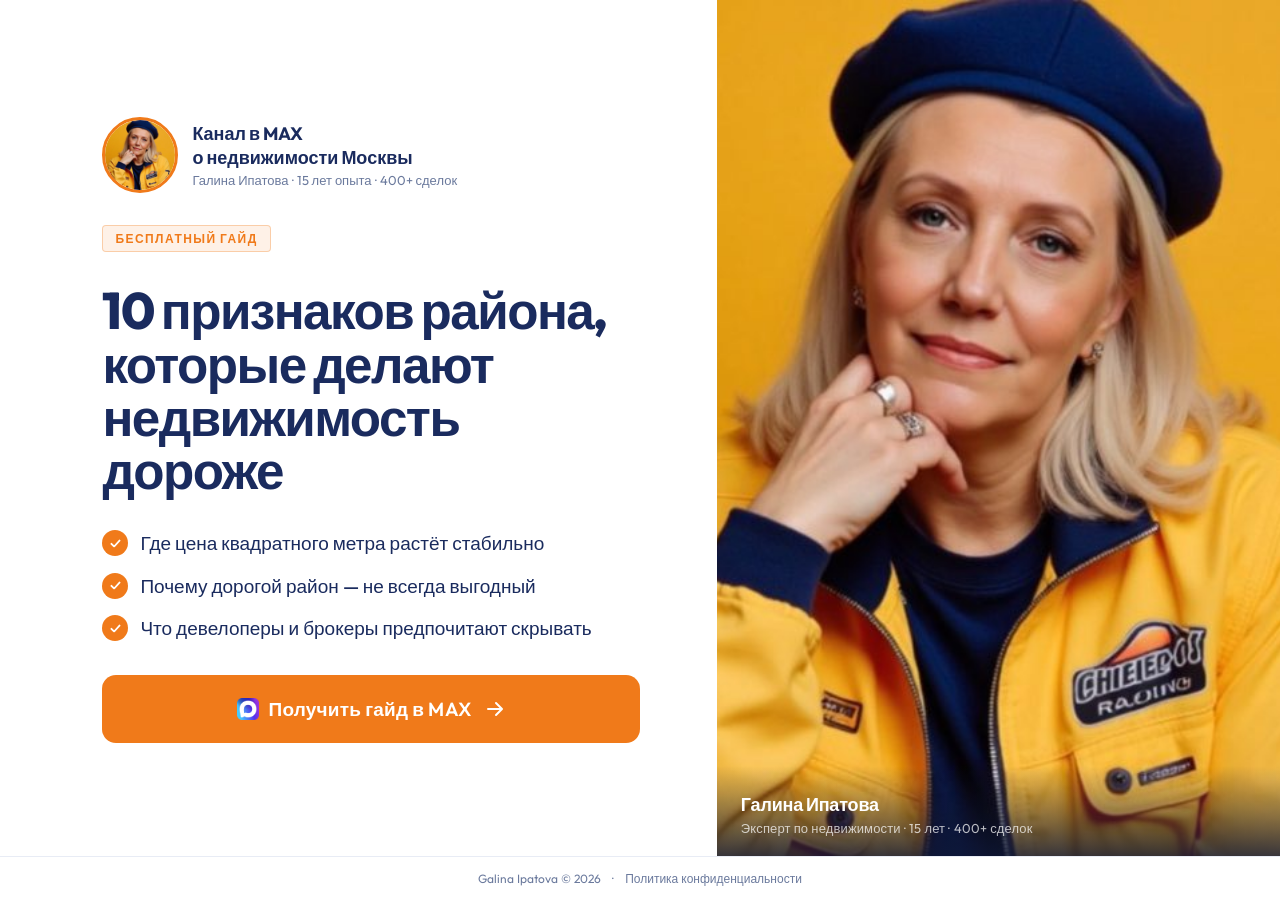
<file: index.html>
<!DOCTYPE html>
<html lang="ru">
<head>
  <meta charset="UTF-8" />
  <meta name="viewport" content="width=device-width, initial-scale=1.0" />
  <title>10 признаков района — Галина Ипатова</title>
  <link rel="stylesheet" href="style.css?v=3" />
  <link rel="preconnect" href="https://fonts.googleapis.com" />
  <link href="https://fonts.googleapis.com/css2?family=Outfit:wght@400;500;600;700;800&display=swap" rel="stylesheet" />
  <!-- Yandex.Metrika counter -->
  <script type="text/javascript">
    (function(m,e,t,r,i,k,a){
        m[i]=m[i]||function(){(m[i].a=m[i].a||[]).push(arguments)};
        m[i].l=1*new Date();
        for (var j = 0; j < document.scripts.length; j++) {if (document.scripts[j].src === r) { return; }}
        k=e.createElement(t),a=e.getElementsByTagName(t)[0],k.async=1,k.src=r,a.parentNode.insertBefore(k,a)
    })(window, document,'script','https://mc.yandex.ru/metrika/tag.js?id=109143986', 'ym');

    ym(109143986, 'init', {ssr:true, webvisor:true, clickmap:true, ecommerce:"dataLayer", referrer: document.referrer, url: location.href, accurateTrackBounce:true, trackLinks:true});
  </script>
  <noscript><div><img src="https://mc.yandex.ru/watch/109143986" style="position:absolute; left:-9999px;" alt="" /></div></noscript>
  <!-- /Yandex.Metrika counter -->

  <!-- TGTrack: отслеживание подписок MAX -->
  <script src="https://max.tgtrack.ru/API/landing_script/v1/?linkID=d49baa8e29a9&type=ya&chat=id501700783024_biz&counterID=109143986" type="text/javascript" defer></script>
  <script src="https://max.tgtrack.ru/API/landing_script/v1/?linkID=1b466d5a4328&type=ya&chat=id501700783024_biz&counterID=109143986" type="text/javascript" defer></script>
</head>
<body>
  <main class="layout">
    <section class="left">
      <div class="mobile-hero">
        <img src="main_gal.jpg" alt="Галина Ипатова" class="mobile-photo" />
        <div class="mobile-hero-text">
          <p class="channel-label">Канал в MAX<br/>о недвижимости Москвы</p>
          <p class="mobile-author">Галина Ипатова · 15 лет опыта · 400+ сделок</p>
        </div>
      </div>
      <span class="tag">Бесплатный гайд</span>

      <h1 class="headline">
        10 признаков района,<br />
        которые делают<br />
        недвижимость дороже
      </h1>

      <ul class="bullets">
        <li>
          <span class="check">✓</span>
          Где цена квадратного метра растёт стабильно
        </li>
        <li>
          <span class="check">✓</span>
          Почему дорогой район — не всегда выгодный
        </li>
        <li>
          <span class="check">✓</span>
          Что девелоперы и брокеры предпочитают скрывать
        </li>
      </ul>

      <div class="buttons">
        <a href="https://max.ru/id501700783024_biz/AZ4cRN8reXg" class="btn btn-max" target="_blank" rel="noopener">
          <img src="Логотип_MAX.svg.webp" alt="MAX" class="btn-icon" />
          Получить гайд в MAX
          <svg class="btn-arrow" viewBox="0 0 20 20" fill="currentColor"><path fill-rule="evenodd" d="M10.293 3.293a1 1 0 011.414 0l6 6a1 1 0 010 1.414l-6 6a1 1 0 01-1.414-1.414L14.586 11H3a1 1 0 110-2h11.586l-4.293-4.293a1 1 0 010-1.414z" clip-rule="evenodd"/></svg>
        </a>
      </div>

    </section>

    <section class="right">
      <div class="photo-wrap">
        <img src="main_gal.jpg" alt="Галина Ипатова" class="photo" />
        <div class="photo-caption">
          <span class="photo-name">Галина Ипатова</span>
          <span class="photo-meta">Эксперт по недвижимости · 15 лет · 400+ сделок</span>
        </div>
      </div>
    </section>
  </main>

  <footer class="footer">
    <span>Galina Ipatova © 2026</span>
    <span class="sep">·</span>
    <a href="privacy.html">Политика конфиденциальности</a>
  </footer>
</body>
</html>
</file>
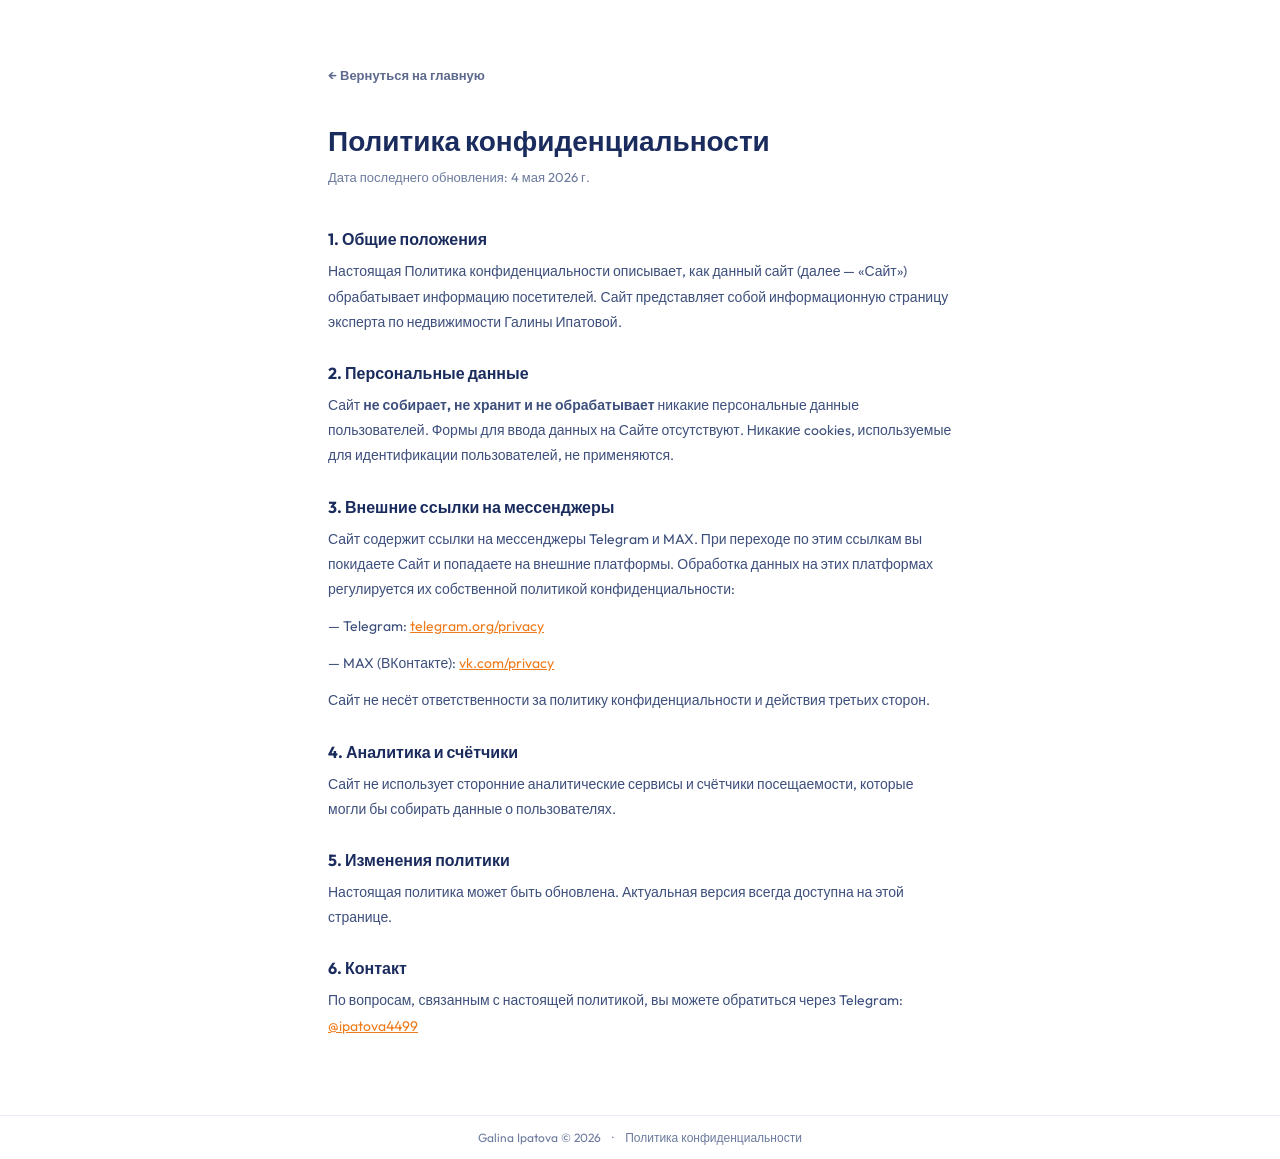
<file: privacy.html>
<!DOCTYPE html>
<html lang="ru">
<head>
  <meta charset="UTF-8" />
  <meta name="viewport" content="width=device-width, initial-scale=1.0" />
  <title>Политика конфиденциальности — Галина Ипатова</title>
  <link rel="stylesheet" href="style.css" />
  <link rel="preconnect" href="https://fonts.googleapis.com" />
  <link href="https://fonts.googleapis.com/css2?family=Outfit:wght@400;500;600;700;800&display=swap" rel="stylesheet" />
  <style>
    .privacy-wrap {
      max-width: 720px;
      margin: 0 auto;
      padding: 64px 48px;
      flex: 1;
    }
    .privacy-wrap h1 {
      font-size: 28px;
      font-weight: 800;
      color: var(--navy);
      margin-bottom: 8px;
    }
    .privacy-wrap .date {
      font-size: 13px;
      color: var(--muted);
      margin-bottom: 40px;
    }
    .privacy-wrap h2 {
      font-size: 16px;
      font-weight: 700;
      color: var(--navy);
      margin: 28px 0 10px;
    }
    .privacy-wrap p {
      font-size: 14px;
      line-height: 1.8;
      color: #3d4f7c;
      margin-bottom: 12px;
    }
    .back-link {
      display: inline-flex;
      align-items: center;
      gap: 6px;
      font-size: 13px;
      font-weight: 600;
      color: var(--navy);
      text-decoration: none;
      margin-bottom: 40px;
      opacity: 0.7;
      transition: opacity 0.15s;
    }
    .back-link:hover { opacity: 1; }
    @media (max-width: 768px) {
      .privacy-wrap { padding: 40px 24px; }
    }
  </style>
</head>
<body>
  <div class="privacy-wrap">
    <a href="index.html" class="back-link">← Вернуться на главную</a>

    <h1>Политика конфиденциальности</h1>
    <p class="date">Дата последнего обновления: 4 мая 2026 г.</p>

    <h2>1. Общие положения</h2>
    <p>Настоящая Политика конфиденциальности описывает, как данный сайт (далее — «Сайт») обрабатывает информацию посетителей. Сайт представляет собой информационную страницу эксперта по недвижимости Галины Ипатовой.</p>

    <h2>2. Персональные данные</h2>
    <p>Сайт <strong>не собирает, не хранит и не обрабатывает</strong> никакие персональные данные пользователей. Формы для ввода данных на Сайте отсутствуют. Никакие cookies, используемые для идентификации пользователей, не применяются.</p>

    <h2>3. Внешние ссылки на мессенджеры</h2>
    <p>Сайт содержит ссылки на мессенджеры Telegram и MAX. При переходе по этим ссылкам вы покидаете Сайт и попадаете на внешние платформы. Обработка данных на этих платформах регулируется их собственной политикой конфиденциальности:</p>
    <p>— Telegram: <a href="https://telegram.org/privacy" target="_blank" rel="noopener" style="color: var(--orange);">telegram.org/privacy</a></p>
    <p>— MAX (ВКонтакте): <a href="https://vk.com/privacy" target="_blank" rel="noopener" style="color: var(--orange);">vk.com/privacy</a></p>
    <p>Сайт не несёт ответственности за политику конфиденциальности и действия третьих сторон.</p>

    <h2>4. Аналитика и счётчики</h2>
    <p>Сайт не использует сторонние аналитические сервисы и счётчики посещаемости, которые могли бы собирать данные о пользователях.</p>

    <h2>5. Изменения политики</h2>
    <p>Настоящая политика может быть обновлена. Актуальная версия всегда доступна на этой странице.</p>

    <h2>6. Контакт</h2>
    <p>По вопросам, связанным с настоящей политикой, вы можете обратиться через Telegram: <a href="https://t.me/ipatova4499" target="_blank" rel="noopener" style="color: var(--orange);">@ipatova4499</a></p>
  </div>

  <footer class="footer">
    <span>Galina Ipatova © 2026</span>
    <span class="sep">·</span>
    <a href="privacy.html">Политика конфиденциальности</a>
  </footer>
</body>
</html>
</file>
<file: style.css>
*, *::before, *::after {
  box-sizing: border-box;
  margin: 0;
  padding: 0;
}

:root {
  --navy: #1a2b5e;
  --orange: #f07a1a;
  --white: #ffffff;
  --light: #f0ebe3;
  --text: #1a2b5e;
  --muted: #6b7a9d;
}

html {
  height: 100%;
}

body {
  font-family: 'Outfit', sans-serif;
  background: #ffffff;
  color: var(--text);
  min-height: 100vh;
  display: flex;
  flex-direction: column;
}

/* ── Layout ── */

.layout {
  flex: 1 0 auto;
  display: flex;
  align-items: stretch;
  width: 100%;
}

/* ── Left ── */

.left {
  flex: 1;
  display: flex;
  flex-direction: column;
  justify-content: center;
  gap: 24px;
  padding: 56px 6vw 48px 8vw;
  background: #ffffff;
}

.mobile-hero {
  display: flex;
  align-items: center;
  gap: 14px;
}

.mobile-photo {
  display: none;
  width: 64px;
  height: 64px;
  border-radius: 50%;
  object-fit: cover;
  object-position: top center;
  border: 3px solid var(--orange);
  flex-shrink: 0;
}

.mobile-hero-text {
  display: flex;
  flex-direction: column;
  gap: 3px;
}

.mobile-author {
  display: none;
  font-size: 12px;
  font-weight: 400;
  color: var(--muted);
}

.channel-label {
  font-size: 13px;
  font-weight: 500;
  color: var(--muted);
  letter-spacing: 0.01em;
}

.channel-label br {
  display: none;
}

.tag {
  display: inline-block;
  font-size: 12px;
  font-weight: 600;
  letter-spacing: 0.12em;
  text-transform: uppercase;
  color: var(--orange);
  background: rgba(240, 122, 26, 0.1);
  border: 1px solid rgba(240, 122, 26, 0.3);
  border-radius: 4px;
  padding: 5px 12px;
  width: fit-content;
}

.headline {
  font-size: clamp(30px, 3.4vw, 52px);
  font-weight: 800;
  line-height: 1.04;
  color: var(--navy);
  letter-spacing: -0.03em;
}

/* ── Bullets ── */

.section-label {
  font-size: 13px;
  font-weight: 600;
  letter-spacing: 0.06em;
  text-transform: uppercase;
  color: var(--muted);
}

.bullets {
  list-style: none;
  display: flex;
  flex-direction: column;
  gap: 14px;
}

.bullets li {
  display: flex;
  align-items: flex-start;
  gap: 12px;
  font-size: 17px;
  font-weight: 500;
  line-height: 1.5;
  color: var(--navy);
}

.check {
  flex-shrink: 0;
  width: 26px;
  height: 26px;
  background: var(--orange);
  color: #fff;
  border-radius: 50%;
  display: flex;
  align-items: center;
  justify-content: center;
  font-size: 13px;
  font-weight: 700;
  margin-top: 1px;
}

/* ── Buttons ── */

.cta-label {
  font-size: 15px;
  font-weight: 400;
  color: var(--muted);
  margin-bottom: -8px;
}

.buttons {
  display: flex;
  gap: 12px;
  flex-wrap: wrap;
}

.btn {
  display: inline-flex;
  align-items: center;
  gap: 10px;
  padding: 16px 28px;
  border-radius: 10px;
  font-size: 16px;
  font-weight: 600;
  text-decoration: none;
  transition: transform 0.15s, box-shadow 0.15s;
  white-space: nowrap;
}

.btn:hover {
  transform: translateY(-2px);
  box-shadow: 0 8px 24px rgba(0, 0, 0, 0.13);
}

.btn:active {
  transform: translateY(0) scale(0.98);
}

.btn-max {
  background: var(--orange);
  color: #fff;
  will-change: transform;
  -webkit-font-smoothing: antialiased;
}

.btn-tg {
  background: var(--navy);
  color: #fff;
}

.btn-icon {
  width: 22px;
  height: 22px;
  flex-shrink: 0;
}

.disclaimer {
  font-size: 13px;
  color: var(--muted);
  margin-top: -8px;
}

/* ── Right ── */

.right {
  flex: 0 0 44%;
  display: flex;
  align-items: stretch;
  background: #f0ebe3;
  position: relative;
  overflow: hidden;
}

.photo-wrap {
  width: 100%;
  height: 100%;
  border-radius: 0;
  overflow: hidden;
  box-shadow: none;
  background: #f0ebe3;
  position: relative;
  min-height: 520px;
}

.photo-wrap::after {
  display: none;
}

.photo {
  width: 100%;
  height: 100%;
  object-fit: cover;
  object-position: top center;
  display: block;
}

/* ── Photo caption overlay ── */

.photo-caption {
  position: absolute;
  bottom: 0;
  left: 0;
  right: 0;
  padding: 28px 24px 20px;
  background: linear-gradient(to top, rgba(15, 24, 56, 0.82) 0%, transparent 100%);
  display: flex;
  flex-direction: column;
  gap: 4px;
  z-index: 2;
}

.photo-name {
  font-size: 18px;
  font-weight: 700;
  color: #ffffff;
  letter-spacing: -0.01em;
  line-height: 1.2;
}

.photo-meta {
  font-size: 13px;
  font-weight: 400;
  color: rgba(255, 255, 255, 0.72);
  letter-spacing: 0.01em;
}

/* ── Footer ── */

.footer {
  flex-shrink: 0;
  text-align: center;
  padding: 14px 24px;
  font-size: 12px;
  color: var(--muted);
  background: #ffffff;
  border-top: 1px solid #e8ecf5;
}

.footer a {
  color: var(--muted);
  text-decoration: none;
}

.footer a:hover {
  color: var(--orange);
}

.sep {
  margin: 0 8px;
}

/* ── Pulse glow animation ── */

@keyframes pulse-glow {
  0%   { box-shadow: 0 0 0 0 rgba(240, 122, 26, 0.55), 0 6px 20px rgba(240, 122, 26, 0.3); }
  70%  { box-shadow: 0 0 0 14px rgba(240, 122, 26, 0), 0 6px 20px rgba(240, 122, 26, 0.3); }
  100% { box-shadow: 0 0 0 0 rgba(240, 122, 26, 0), 0 6px 20px rgba(240, 122, 26, 0.3); }
}

@keyframes btn-breathe {
  0%, 100% { transform: scale(1)    translateZ(0); }
  50%       { transform: scale(1.04) translateZ(0); }
}

.btn-max {
  animation: btn-breathe 2.4s ease-in-out infinite;
}

.btn-max:hover {
  animation: none;
  transform: translateY(-2px) translateZ(0);
}

.btn-arrow {
  width: 20px;
  height: 20px;
  flex-shrink: 0;
  margin-left: 4px;
  transition: transform 0.2s;
}

.btn-max:hover .btn-arrow {
  transform: translateX(4px);
}

/* ── Desktop overrides ── */

@media (min-width: 769px) {
  .left {
    gap: 32px;
    padding: 56px 6vw 52px 8vw;
  }

  .mobile-photo {
    display: block;
    width: 76px;
    height: 76px;
  }

  .mobile-author {
    display: block;
  }

  .channel-label br {
    display: inline;
  }

  .channel-label {
    font-size: 18px;
    font-weight: 700;
    color: var(--navy);
    line-height: 1.3;
    letter-spacing: 0;
  }

  .mobile-author {
    font-size: 13px;
  }

  .headline {
    font-size: clamp(38px, 4vw, 60px);
  }

  .bullets li {
    font-size: 19px;
  }

  .section-label {
    font-size: 14px;
  }

  .cta-label {
    font-size: 17px;
  }

  .btn {
    padding: 18px 34px;
    font-size: 17px;
  }

  .btn-max {
    width: 100%;
    justify-content: center;
    padding: 22px 40px;
    font-size: 19px;
    border-radius: 14px;
    animation: pulse-glow 2.2s ease-out infinite, btn-breathe 2.4s ease-in-out infinite;
    letter-spacing: 0.01em;
  }

  .btn-max:hover {
    animation: none;
    box-shadow: 0 12px 32px rgba(240, 122, 26, 0.45);
    transform: translateY(-2px);
  }

  .disclaimer {
    font-size: 14px;
  }
}

/* ── Responsive ── */

@media (max-width: 768px) {
  .layout {
    flex-direction: column;
  }

  .left {
    order: 1;
    padding: 28px 22px 32px;
    background: #ffffff;
  }

  .right {
    display: none;
  }

  .mobile-photo {
    display: block;
  }

  .mobile-author {
    display: block;
  }

  .channel-label br {
    display: inline;
  }

  .bullets {
    margin-top: 8px;
  }

  .channel-label {
    font-size: 17px;
    font-weight: 700;
    color: var(--navy);
    line-height: 1.3;
    letter-spacing: 0;
  }

  .headline {
    font-size: 28px;
  }

  .btn {
    width: 100%;
    justify-content: center;
  }

  .buttons {
    flex-direction: column;
  }
}
</file>
